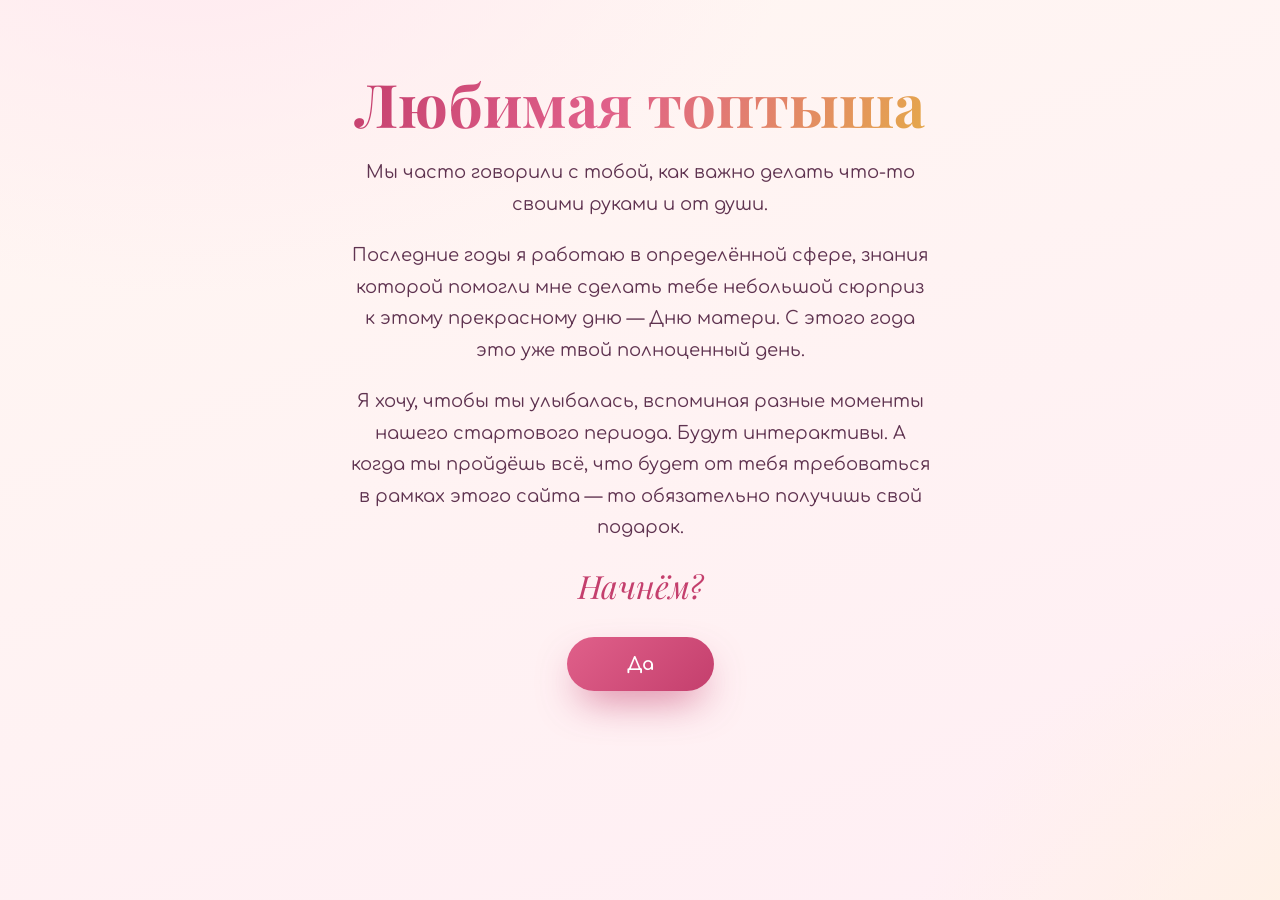
<file: index.html>
<!DOCTYPE html>
<html lang="ru">
<head>
  <meta charset="UTF-8" />
  <meta name="viewport" content="width=device-width, initial-scale=1.0" />
  <title>Любимой топтыше 💐</title>
  <meta name="description" content="Сюрприз ко Дню матери" />
  <link rel="preconnect" href="https://fonts.googleapis.com" />
  <link rel="preconnect" href="https://fonts.gstatic.com" crossorigin />
  <link
    href="https://fonts.googleapis.com/css2?family=Comfortaa:wght@400;500;600;700&family=Playfair+Display:ital,wght@0,500;0,600;0,700;1,500&display=swap"
    rel="stylesheet"
  />
  <link rel="stylesheet" href="css/tokens.css" />
  <link rel="stylesheet" href="css/landing.css" />
</head>
<body>
  <div class="falling" id="falling" aria-hidden="true"></div>

  <main class="landing">
    <div class="landing__text">
      <p class="greeting">Любимая топтыша</p>
      <p class="message">
        Мы часто говорили с тобой, как важно делать что-то своими руками и от
        души.
      </p>
      <p class="message">
        Последние годы я работаю в определённой сфере, знания которой помогли
        мне сделать тебе небольшой сюрприз к этому прекрасному дню — Дню матери.
        С этого года это уже твой полноценный день.
      </p>
      <p class="message">
        Я хочу, чтобы ты улыбалась, вспоминая разные моменты нашего стартового
        периода. Будут интерактивы. А когда ты пройдёшь всё, что будет от тебя
        требоваться в рамках этого сайта — то обязательно получишь свой подарок.
      </p>
      <p class="question">Начнём?</p>
    </div>

    <a class="btn-yes" href="question.html?q=1">Да</a>
  </main>

  <script src="js/landing.js"></script>
  <script src="js/transitions.js"></script>
</body>
</html>
</file>
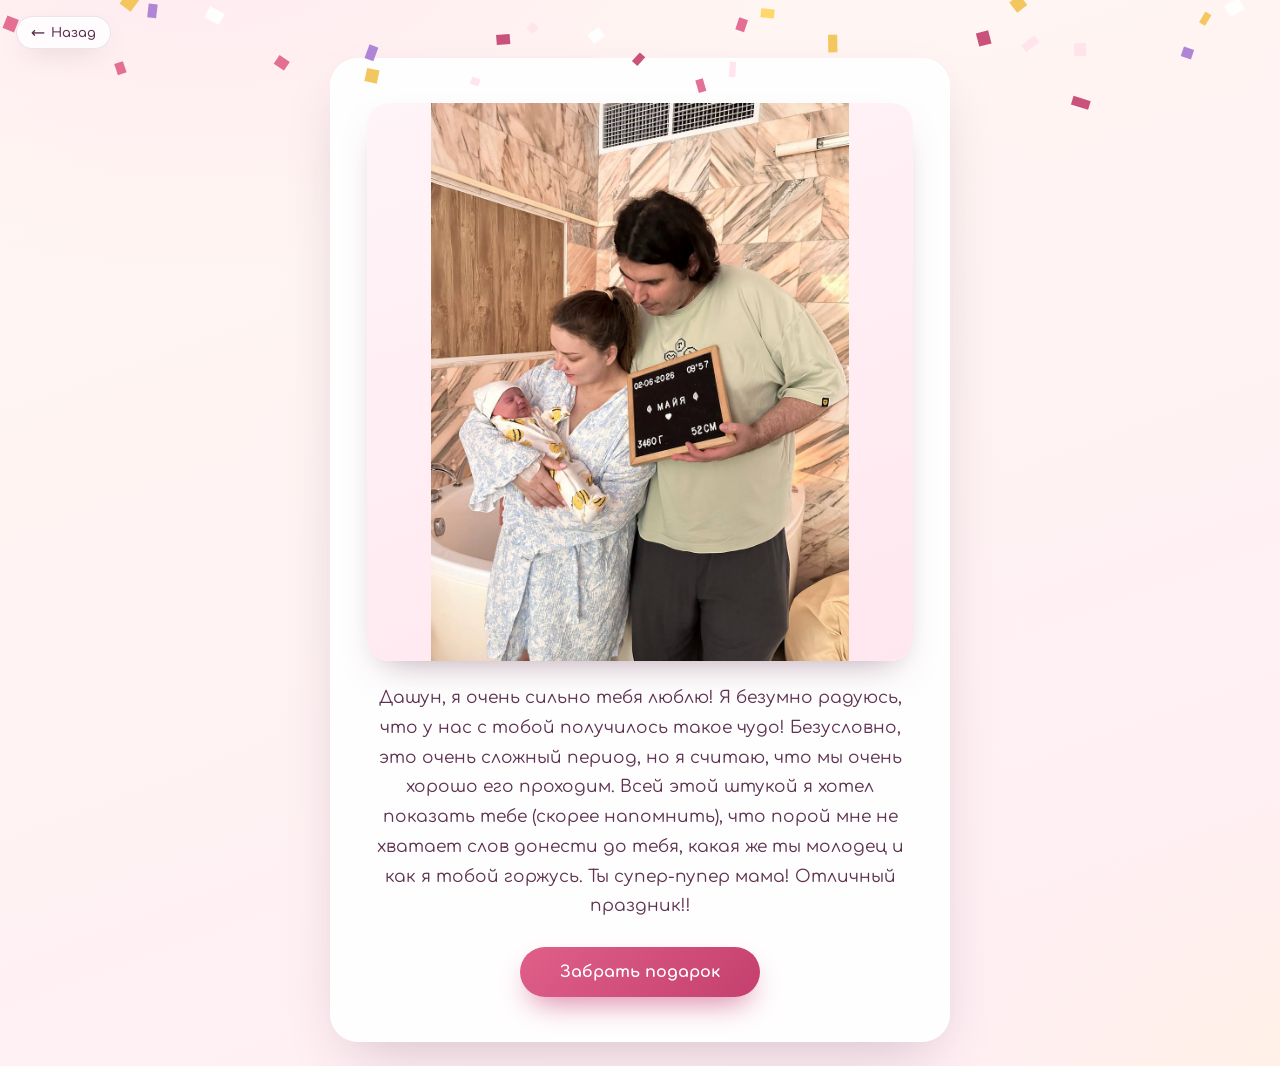
<file: final.html>
<!DOCTYPE html>
<html lang="ru">
<head>
  <meta charset="UTF-8" />
  <meta name="viewport" content="width=device-width, initial-scale=1.0" />
  <title>· День матери</title>
  <link rel="preconnect" href="https://fonts.googleapis.com" />
  <link rel="preconnect" href="https://fonts.gstatic.com" crossorigin />
  <link
    href="https://fonts.googleapis.com/css2?family=Comfortaa:wght@400;500;600;700&family=Playfair+Display:ital,wght@0,500;0,600;0,700;1,500&display=swap"
    rel="stylesheet"
  />
  <link rel="stylesheet" href="css/tokens.css" />
  <link rel="stylesheet" href="css/quiz.css" />
</head>
<body>
  <main class="stage">
    <div class="card card--reveal">
      <div class="reveal-photo">
        <img src="assets/photos/s-tablichkoy.jpg" alt="" />
      </div>
      <p class="reveal-text">
        Дашун, я очень сильно тебя люблю! Я безумно радуюсь, что у нас с тобой
        получилось такое чудо! Безусловно, это очень сложный период, но я
        считаю, что мы очень хорошо его проходим. Всей этой штукой я хотел
        показать тебе (скорее напомнить), что порой мне не хватает слов донести
        до тебя, какая же ты молодец и как я тобой горжусь. Ты супер-пупер мама!
        Отличный праздник!!
      </p>
      <a class="btn btn--primary" href="gift.html">Забрать подарок</a>
    </div>
  </main>

  <script src="js/quiz-data.js"></script>
  <script src="js/back.js"></script>
  <script src="js/celebrate.js"></script>
  <script src="js/transitions.js"></script>
</body>
</html>
</file>
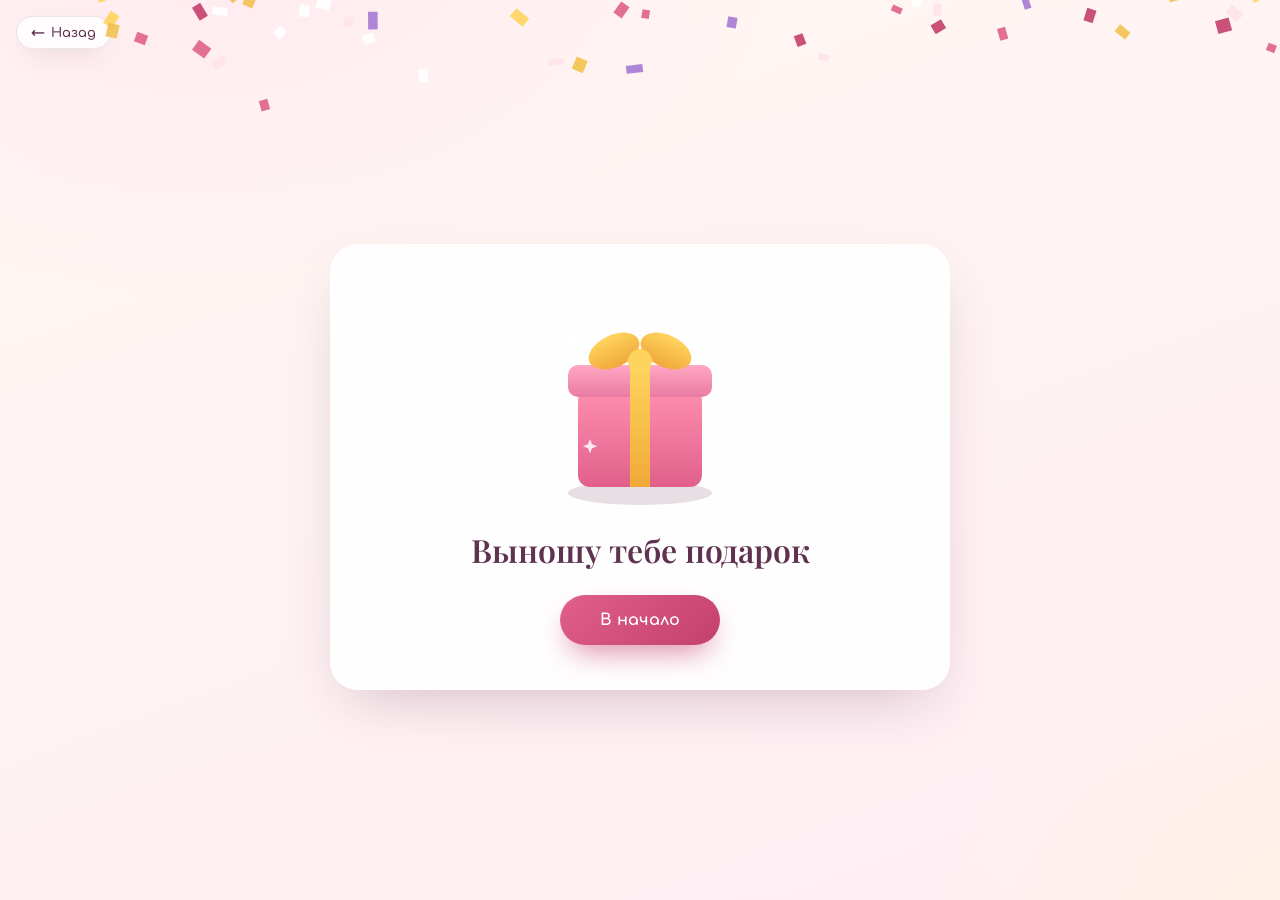
<file: gift.html>
<!DOCTYPE html>
<html lang="ru">
<head>
  <meta charset="UTF-8" />
  <meta name="viewport" content="width=device-width, initial-scale=1.0" />
  <title>Подарок · День матери</title>
  <link rel="preconnect" href="https://fonts.googleapis.com" />
  <link rel="preconnect" href="https://fonts.gstatic.com" crossorigin />
  <link
    href="https://fonts.googleapis.com/css2?family=Comfortaa:wght@400;500;600;700&family=Playfair+Display:ital,wght@0,500;0,600;0,700;1,500&display=swap"
    rel="stylesheet"
  />
  <link rel="stylesheet" href="css/tokens.css" />
  <link rel="stylesheet" href="css/quiz.css" />
</head>
<body>
  <main class="stage">
    <div class="card card--reveal">
      <div class="gift-art gift-art--glow">
        <svg viewBox="0 0 220 220" role="img" aria-label="Подарок" xmlns="http://www.w3.org/2000/svg">
          <defs>
            <linearGradient id="giftBox" x1="0" y1="0" x2="0" y2="1">
              <stop offset="0" stop-color="#ff8fb1" />
              <stop offset="1" stop-color="#e0608a" />
            </linearGradient>
            <linearGradient id="giftLid" x1="0" y1="0" x2="0" y2="1">
              <stop offset="0" stop-color="#ffa7c3" />
              <stop offset="1" stop-color="#ea7ba2" />
            </linearGradient>
            <linearGradient id="giftRibbon" x1="0" y1="0" x2="0" y2="1">
              <stop offset="0" stop-color="#ffd45e" />
              <stop offset="1" stop-color="#f0a93a" />
            </linearGradient>
          </defs>

          <ellipse cx="110" cy="204" rx="72" ry="12" fill="rgba(95,51,80,0.15)" />

          <rect x="48" y="100" width="124" height="98" rx="12" fill="url(#giftBox)" />
          <rect x="38" y="76" width="144" height="32" rx="10" fill="url(#giftLid)" />
          <rect x="100" y="76" width="20" height="122" fill="url(#giftRibbon)" />

          <ellipse cx="84" cy="62" rx="27" ry="16" fill="url(#giftRibbon)" transform="rotate(-25 84 62)" />
          <ellipse cx="136" cy="62" rx="27" ry="16" fill="url(#giftRibbon)" transform="rotate(25 136 62)" />
          <circle cx="110" cy="72" r="12" fill="#ffd45e" />

          <g fill="#fff" opacity="0.85">
            <path d="M40 40 l3 8 8 3 -8 3 -3 8 -3 -8 -8 -3 8 -3z" />
            <path d="M182 108 l2.4 6.4 6.4 2.4 -6.4 2.4 -2.4 6.4 -2.4 -6.4 -6.4 -2.4 6.4 -2.4z" />
            <path d="M60 150 l2 5.2 5.2 2 -5.2 2 -2 5.2 -2 -5.2 -5.2 -2 5.2 -2z" />
          </g>
        </svg>
      </div>

      <p class="gift-title">Выношу тебе подарок</p>
      <a class="btn btn--primary" href="index.html">В начало</a>
    </div>
  </main>

  <script src="js/quiz-data.js"></script>
  <script src="js/back.js"></script>
  <script src="js/celebrate.js"></script>
  <script src="js/transitions.js"></script>
</body>
</html>
</file>
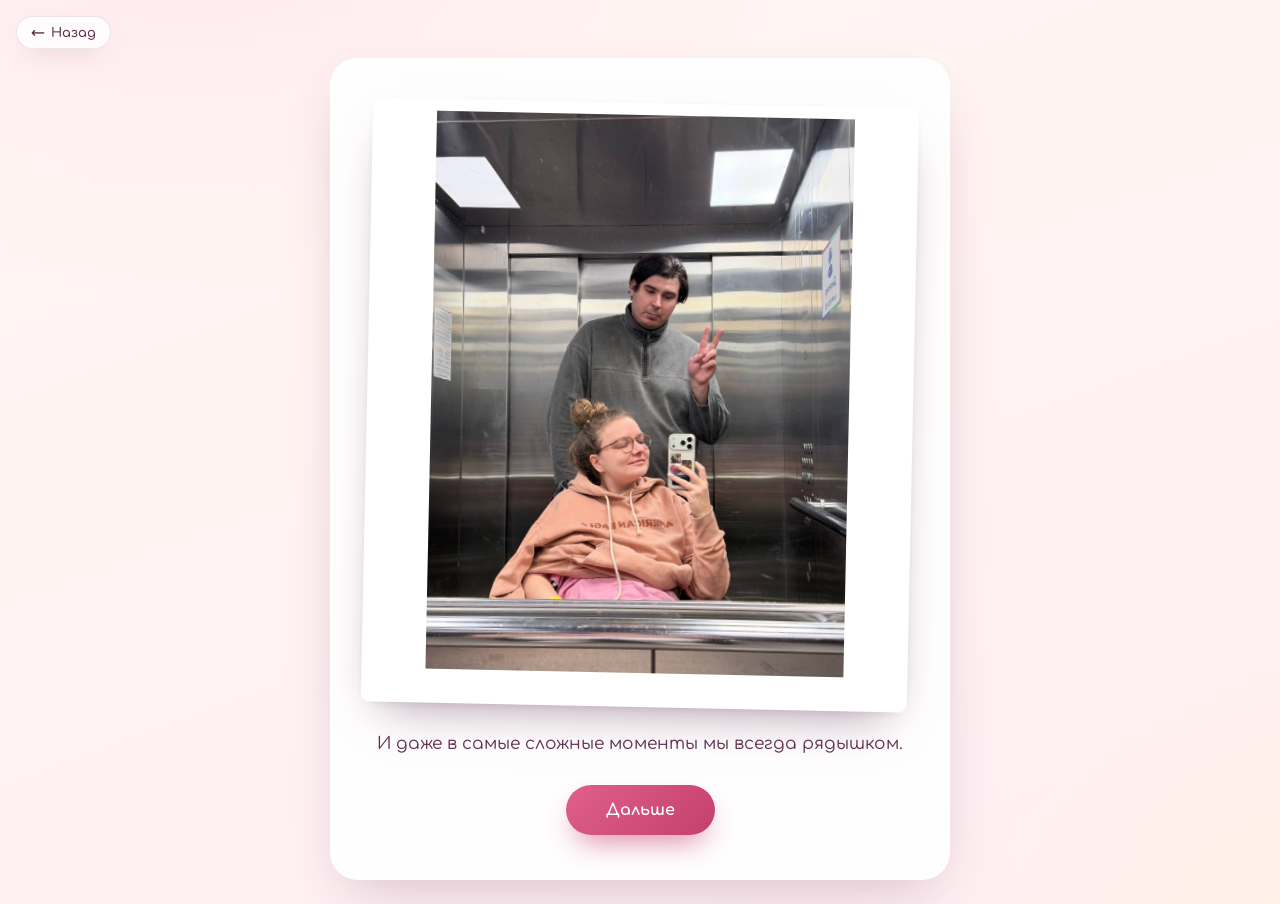
<file: reveal.html>
<!DOCTYPE html>
<html lang="ru">
<head>
  <meta charset="UTF-8" />
  <meta name="viewport" content="width=device-width, initial-scale=1.0" />
  <title>· День матери</title>
  <link rel="preconnect" href="https://fonts.googleapis.com" />
  <link rel="preconnect" href="https://fonts.gstatic.com" crossorigin />
  <link
    href="https://fonts.googleapis.com/css2?family=Comfortaa:wght@400;500;600;700&family=Playfair+Display:ital,wght@0,500;0,600;0,700;1,500&display=swap"
    rel="stylesheet"
  />
  <link rel="stylesheet" href="css/tokens.css" />
  <link rel="stylesheet" href="css/quiz.css" />
</head>
<body>
  <main class="stage">
    <div class="card card--reveal">
      <div class="reveal-photo">
        <img id="reveal-img" src="" alt="" />
        <video id="reveal-video" playsinline controls preload="metadata" hidden></video>
      </div>
      <p class="reveal-text" id="reveal-text"></p>
      <a class="btn btn--primary" id="next-btn" href="#">Дальше</a>
    </div>
  </main>

  <script src="js/quiz-data.js"></script>
  <script src="js/reveal.js"></script>
  <script src="js/back.js"></script>
  <script src="js/transitions.js"></script>
</body>
</html>
</file>
<file: css/tokens.css>
/* ============================================================
   Общая система: токены, reset, доступность.
   Подключается первым на всех страницах.
   ============================================================ */
:root {
  /* палитра */
  --blush: #ffe3ea;
  --rose: #e0608a;
  --rose-deep: #c43f6d;
  --gold: #e5a94a;
  --plum: #5f3350;
  --ink: #4a2f42;
  --ink-soft: #7c6473;
  --success: #2f9e6b;
  --white: #ffffff;

  /* радиусы */
  --radius-xs: 10px;
  --radius-sm: 14px;
  --radius-md: 18px;
  --radius-lg: 22px;
  --radius-xl: 28px;
  --radius-pill: 999px;

  /* тени */
  --shadow-sm: 0 10px 26px -14px rgba(95, 51, 80, 0.5);
  --shadow-md: 0 16px 36px -18px rgba(95, 51, 80, 0.5);
  --shadow-lg: 0 24px 60px -20px rgba(95, 51, 80, 0.28);
  --shadow-btn: 0 14px 30px -10px rgba(196, 63, 109, 0.7);
  --shadow-btn-hover: 0 20px 38px -12px rgba(196, 63, 109, 0.75);

  /* отступы */
  --space-1: 8px;
  --space-2: 12px;
  --space-3: 16px;
  --space-4: 22px;
  --space-5: 28px;

  /* движение */
  --dur-fast: 0.15s;
  --dur-med: 0.3s;
  --dur-slow: 0.5s;
  --ease-standard: cubic-bezier(0.4, 0, 0.2, 1);

  /* фокус */
  --focus-ring: rgba(196, 63, 109, 0.7);
  --focus-offset: 3px;
}

* {
  box-sizing: border-box;
  margin: 0;
  padding: 0;
}

[hidden] {
  display: none !important;
}

a:focus-visible,
button:focus-visible,
input:focus-visible,
[tabindex]:focus-visible {
  outline: 3px solid var(--focus-ring);
  outline-offset: var(--focus-offset);
}
</file>
<file: css/landing.css>
body {
  font-family: "Comfortaa", system-ui, sans-serif;
  color: var(--ink);
  background:
    radial-gradient(1100px 700px at 15% -10%, #ffe9f0 0%, transparent 55%),
    radial-gradient(1000px 800px at 110% 110%, #fff2df 0%, transparent 50%),
    linear-gradient(160deg, #fff7f2 0%, #ffeef4 100%);
  overflow-x: hidden;
  -webkit-font-smoothing: antialiased;
}

/* ---------- падающие эмодзи ---------- */
.falling {
  position: fixed;
  inset: 0;
  overflow: hidden;
  pointer-events: none;
  z-index: 0;
}

.falling span {
  position: absolute;
  top: -12vh;
  line-height: 1;
  animation: fall linear infinite;
  will-change: transform;
}

@keyframes fall {
  from {
    transform: translateY(-12vh) rotate(0deg);
  }
  to {
    transform: translateY(120vh) rotate(360deg);
  }
}

/* ---------- контент ---------- */
.landing {
  position: relative;
  z-index: 1;
  min-height: 100vh;
  min-height: 100dvh;
  display: flex;
  flex-direction: column;
  align-items: center;
  justify-content: flex-start;
  text-align: center;
  padding: 8vh 22px 56px;
}

.landing__text {
  max-width: 760px;
}

.greeting {
  font-family: "Playfair Display", serif;
  font-size: clamp(34px, 7vw, 60px);
  font-weight: 700;
  line-height: 1.05;
  margin-bottom: 22px;
  background: linear-gradient(
    120deg,
    var(--rose-deep) 0%,
    var(--rose) 45%,
    var(--gold) 100%
  );
  -webkit-background-clip: text;
  background-clip: text;
  -webkit-text-fill-color: transparent;
}

.message {
  max-width: 58ch;
  margin: 0 auto 20px;
  font-size: clamp(15px, 2.1vw, 18px);
  line-height: 1.75;
  color: var(--plum);
}

.question {
  font-family: "Playfair Display", serif;
  font-style: italic;
  font-size: clamp(22px, 4vw, 32px);
  color: var(--rose-deep);
  margin-top: 10px;
  margin-bottom: 30px;
}

/* ---------- кнопка «Да» ---------- */
.btn-yes {
  display: inline-block;
  font-family: inherit;
  font-size: 18px;
  font-weight: 700;
  text-decoration: none;
  color: #fff;
  padding: 17px 60px;
  border-radius: var(--radius-pill);
  background: linear-gradient(135deg, var(--rose) 0%, var(--rose-deep) 100%);
  box-shadow: 0 18px 40px -12px rgba(196, 63, 109, 0.75);
  transition: transform var(--dur-fast) var(--ease-standard),
    box-shadow 0.22s var(--ease-standard);
}

.btn-yes:hover {
  transform: translateY(-3px);
  box-shadow: 0 26px 50px -14px rgba(196, 63, 109, 0.85);
}

.btn-yes:active {
  transform: scale(0.98);
}

@media (max-width: 480px) {
  .landing {
    padding: 6vh 16px 44px;
  }

  .btn-yes {
    width: 100%;
    padding: 16px 0;
  }
}

@media (prefers-reduced-motion: reduce) {
  .falling span {
    animation: none;
  }
}
</file>
<file: css/quiz.css>
body {
  font-family: "Comfortaa", system-ui, sans-serif;
  color: var(--ink);
  background:
    radial-gradient(1100px 700px at 15% -10%, #ffe9f0 0%, transparent 55%),
    radial-gradient(1000px 800px at 110% 110%, #fff2df 0%, transparent 50%),
    linear-gradient(160deg, #fff7f2 0%, #ffeef4 100%);
  min-height: 100vh;
  display: flex;
  align-items: center;
  justify-content: center;
  padding: 24px;
  -webkit-font-smoothing: antialiased;
}

.stage {
  width: 100%;
  max-width: 620px;
  position: relative;
  z-index: 1;
}

/* ---------- тема «звёздное небо» ---------- */
.stars-canvas {
  position: fixed;
  inset: 0;
  z-index: 0;
  pointer-events: none;
}

body.theme-stars {
  background:
    radial-gradient(circle at 50% 120%, #2b2352 0%, #141033 45%, #05030f 100%);
  --focus-ring: rgba(185, 168, 255, 0.9);
}

/* ---------- атмосферная глубина по главам ---------- */
body.chapter-1 {
  background:
    radial-gradient(1100px 700px at 15% -10%, #ffe9f0 0%, transparent 55%),
    radial-gradient(1000px 800px at 110% 110%, #fff2df 0%, transparent 50%),
    linear-gradient(160deg, #fff7f2 0%, #ffeef4 100%);
}

body.chapter-2 {
  background:
    radial-gradient(1100px 700px at 15% -10%, #fff0e2 0%, transparent 55%),
    radial-gradient(1000px 800px at 110% 110%, #ffe6d8 0%, transparent 50%),
    linear-gradient(160deg, #fff6ee 0%, #ffe9df 100%);
}

body.chapter-3 {
  background:
    radial-gradient(1100px 700px at 15% -10%, #f3ecff 0%, transparent 55%),
    radial-gradient(1000px 800px at 110% 110%, #ffe3ef 0%, transparent 50%),
    linear-gradient(160deg, #faf4ff 0%, #ffeaf3 100%);
}

body.chapter-4 {
  background:
    radial-gradient(1100px 700px at 15% -10%, #ffe0ea 0%, transparent 55%),
    radial-gradient(1000px 800px at 110% 110%, #ffe9c9 0%, transparent 50%),
    linear-gradient(160deg, #fff2ea 0%, #ffe4ec 100%);
}

body.theme-stars.chapter-1,
body.theme-stars.chapter-2,
body.theme-stars.chapter-3,
body.theme-stars.chapter-4 {
  background:
    radial-gradient(circle at 50% 120%, #2b2352 0%, #141033 45%, #05030f 100%);
}

body.theme-stars .card {
  background: rgba(32, 27, 58, 0.72);
  border-color: rgba(160, 150, 220, 0.28);
  box-shadow: 0 28px 70px -24px rgba(0, 0, 0, 0.7);
}

body.theme-stars .story {
  color: #f1ecff;
}

body.theme-stars .progress__bar {
  background: rgba(255, 255, 255, 0.14);
}

body.theme-stars .progress__label {
  color: #cfc6f0;
}

body.theme-stars .option {
  background: rgba(62, 55, 104, 0.5);
  border-color: rgba(154, 142, 224, 0.3);
  color: #ece7ff;
}

body.theme-stars .option:hover {
  border-color: #b9a8ff;
  background: rgba(78, 69, 128, 0.62);
}

body.theme-stars .option__mark {
  background: rgba(154, 142, 224, 0.28);
  color: #fff;
}

body.theme-stars .modal__box {
  background: #241f42;
}

body.theme-stars .modal__text {
  color: #ece7ff;
}

.card {
  background: rgba(255, 255, 255, 0.9);
  backdrop-filter: blur(14px);
  border: 1px solid rgba(255, 255, 255, 0.9);
  border-radius: var(--radius-xl);
  box-shadow: var(--shadow-lg);
  padding: 44px 36px;
  animation: rise var(--dur-slow) var(--ease-standard) both;
}

@keyframes rise {
  from {
    opacity: 0;
    transform: translateY(18px);
  }
  to {
    opacity: 1;
    transform: translateY(0);
  }
}

/* единый паттерн победы: короткий пульс карточки перед переходом */
.card--success {
  animation: successPulse 0.7s var(--ease-standard) both;
}

@keyframes successPulse {
  0% {
    box-shadow: var(--shadow-lg);
    transform: scale(1);
  }
  35% {
    box-shadow:
      0 0 0 6px rgba(224, 96, 138, 0.22),
      0 0 55px -8px rgba(224, 96, 138, 0.8),
      var(--shadow-lg);
    transform: scale(1.012);
  }
  100% {
    box-shadow: var(--shadow-lg);
    transform: scale(1);
  }
}

/* ---------- прогресс ---------- */
.progress {
  display: flex;
  align-items: center;
  gap: 14px;
  margin-bottom: 28px;
}

.progress__bar {
  flex: 1;
  height: 10px;
  border-radius: 999px;
  background: var(--blush);
  overflow: hidden;
}

.progress__fill {
  height: 100%;
  width: 0;
  border-radius: 999px;
  background: linear-gradient(90deg, var(--rose), #e5a94a);
  transition: width 0.45s ease;
}

.progress__label {
  font-size: 13px;
  font-weight: 600;
  color: var(--ink-soft);
  white-space: nowrap;
}

/* ---------- вопрос ---------- */
.question-photo {
  margin: 0 auto 24px;
  padding: 12px 12px 34px;
  background: #fff;
  border-radius: 8px;
  box-shadow:
    0 22px 46px -22px rgba(95, 51, 80, 0.55),
    0 3px 12px -8px rgba(95, 51, 80, 0.3);
  transform: rotate(-1.4deg);
  animation: photoFade 0.5s var(--ease-standard) both;
}

.question-photo img {
  display: block;
  width: 100%;
  height: auto;
  max-height: 46vh;
  object-fit: contain;
  border-radius: 3px;
  animation: photoReveal 0.7s var(--ease-standard) both;
}

.story {
  font-family: "Playfair Display", serif;
  font-size: clamp(21px, 4.5vw, 29px);
  line-height: 1.4;
  color: var(--plum);
  margin-bottom: 26px;
}

.story--long {
  font-size: clamp(18px, 3.6vw, 24px);
  line-height: 1.5;
}

.options {
  display: grid;
  gap: 12px;
}

.option {
  font-family: inherit;
  font-size: 16px;
  font-weight: 500;
  text-align: left;
  color: var(--ink);
  background: var(--white);
  border: 2px solid var(--blush);
  border-radius: 18px;
  padding: 16px 20px;
  cursor: pointer;
  display: flex;
  align-items: center;
  gap: 12px;
  transition: border-color 0.2s ease, transform 0.15s ease;
}

.option:hover {
  border-color: var(--rose);
  transform: translateY(-1px);
}

.option--correct,
.option--correct:hover {
  border-color: var(--success);
  background: #eafaf1;
  transform: none;
}

.option--correct .option__mark {
  background: var(--success);
  color: #fff;
}

.option__mark {
  flex: 0 0 26px;
  height: 26px;
  border-radius: 50%;
  background: var(--blush);
  color: var(--rose-deep);
  display: grid;
  place-items: center;
  font-size: 13px;
  font-weight: 700;
}

/* ---------- слайдер ---------- */
.slider-block {
  margin-top: 6px;
}

.slider-value {
  font-family: "Playfair Display", serif;
  font-size: clamp(44px, 13vw, 56px);
  font-weight: 700;
  line-height: 1;
  color: var(--rose-deep);
  margin-bottom: 18px;
  transition: color var(--dur-med) var(--ease-standard);
}

.slider-value--done {
  color: var(--success);
}

.slider {
  -webkit-appearance: none;
  appearance: none;
  width: 100%;
  height: 30px;
  margin: 0;
  background: transparent;
  outline: none;
  cursor: pointer;
}

.slider::-webkit-slider-runnable-track {
  height: 14px;
  border-radius: 999px;
  background: linear-gradient(90deg, #ffe3ea 0%, #e0608a 100%);
}

.slider::-webkit-slider-thumb {
  -webkit-appearance: none;
  appearance: none;
  width: 30px;
  height: 30px;
  margin-top: -8px;
  border-radius: 50%;
  background: #fff;
  border: 4px solid var(--rose-deep);
  box-shadow: 0 6px 16px -4px rgba(196, 63, 109, 0.8);
  cursor: grab;
  transition: transform 0.15s ease;
}

.slider::-webkit-slider-thumb:active {
  cursor: grabbing;
  transform: scale(1.12);
}

.slider::-moz-range-track {
  height: 14px;
  border-radius: 999px;
  background: linear-gradient(90deg, #ffe3ea 0%, #e0608a 100%);
}

.slider::-moz-range-thumb {
  width: 30px;
  height: 30px;
  border-radius: 50%;
  background: #fff;
  border: 4px solid var(--rose-deep);
  box-shadow: 0 6px 16px -4px rgba(196, 63, 109, 0.8);
  cursor: grab;
}

.slider:disabled {
  cursor: default;
}

.slider-ends {
  display: flex;
  justify-content: space-between;
  margin-top: 12px;
  font-size: 13px;
  font-weight: 600;
  color: var(--ink-soft);
}

/* ---------- убегающая кнопка ---------- */
.escape {
  display: flex;
  gap: 14px;
  justify-content: center;
  align-items: center;
  flex-wrap: wrap;
  position: relative;
  min-height: 130px;
}

.escape__stay {
  position: relative;
  z-index: 2;
}

.escape__run {
  position: relative;
  z-index: 1;
  color: #fff;
  background: linear-gradient(135deg, var(--rose) 0%, var(--rose-deep) 100%);
  box-shadow: 0 14px 30px -10px rgba(196, 63, 109, 0.7);
  transition: transform 0.22s ease;
}

.escape__run:hover {
  box-shadow: 0 20px 38px -12px rgba(196, 63, 109, 0.75);
}

/* ---------- забрось мяч в кольцо ---------- */
.game {
  position: relative;
  width: 100%;
  height: clamp(280px, 58vh, 380px);
  margin-top: 6px;
  border-radius: 22px;
  border: 1px solid rgba(224, 96, 138, 0.18);
  background:
    radial-gradient(circle at 82% 16%, #fff6e9 0%, transparent 60%),
    linear-gradient(160deg, #fff1f5 0%, #ffe7ef 100%);
  overflow: hidden;
  touch-action: none;
  user-select: none;
  -webkit-user-select: none;
}

.hoop {
  position: absolute;
  top: 44px;
  right: 48px;
  width: 104px;
  height: 104px;
}

.hoop__board {
  position: absolute;
  top: -20px;
  left: 50%;
  transform: translateX(-50%);
  width: 88px;
  height: 64px;
  border-radius: 10px;
  background: rgba(255, 255, 255, 0.9);
  border: 3px solid rgba(224, 96, 138, 0.35);
  box-shadow: 0 10px 24px -12px rgba(95, 51, 80, 0.4);
}

.hoop__ring {
  position: relative;
  width: 104px;
  height: 104px;
  border-radius: 50%;
  border: 11px solid #ef7d3f;
  background: transparent;
  box-shadow:
    0 0 0 4px rgba(239, 125, 63, 0.2),
    0 16px 30px -14px rgba(196, 63, 109, 0.5),
    inset 0 0 22px rgba(239, 125, 63, 0.35);
  transition: border-color 0.2s ease, box-shadow 0.2s ease;
}

.hoop--hot .hoop__ring {
  border-color: var(--rose-deep);
  box-shadow:
    0 0 0 9px rgba(224, 96, 138, 0.28),
    0 16px 30px -14px rgba(196, 63, 109, 0.6);
}

.ball {
  position: absolute;
  left: 22px;
  bottom: 22px;
  width: 62px;
  height: 62px;
  border-radius: 50%;
  cursor: grab;
  z-index: 3;
  background: radial-gradient(circle at 32% 28%, #ffb066 0%, #f0873a 45%, #d9651f 100%);
  box-shadow:
    inset -6px -8px 16px rgba(150, 60, 10, 0.45),
    inset 6px 8px 16px rgba(255, 200, 140, 0.5),
    0 16px 26px -12px rgba(120, 55, 15, 0.6);
  animation: ballBob 2.6s ease-in-out infinite;
}

.ball::before,
.ball::after {
  content: "";
  position: absolute;
  inset: 0;
  border-radius: 50%;
}

.ball::before {
  border-top: 3px solid rgba(90, 40, 10, 0.5);
  border-bottom: 3px solid rgba(90, 40, 10, 0.5);
}

.ball::after {
  border-left: 3px solid rgba(90, 40, 10, 0.5);
  border-right: 3px solid rgba(90, 40, 10, 0.5);
}

.ball--dragging {
  cursor: grabbing;
  z-index: 5;
  animation: none;
}

.ball--in {
  animation: ballPop 0.4s ease both;
}

@keyframes ballBob {
  0%,
  100% {
    transform: translateY(0);
  }
  50% {
    transform: translateY(-8px);
  }
}

@keyframes ballPop {
  0% {
    transform: scale(1);
  }
  40% {
    transform: scale(0.72);
  }
  100% {
    transform: scale(0.92);
  }
}

/* ---------- сейф ---------- */
.safe {
  margin-top: 6px;
}

.safe__hints {
  list-style: none;
  counter-reset: safe-q;
  display: grid;
  gap: 8px;
  margin-bottom: 22px;
}

.safe__hint {
  counter-increment: safe-q;
  font-size: 15px;
  font-weight: 500;
  color: var(--plum);
  background: #fff;
  border: 2px solid var(--blush);
  border-radius: 14px;
  padding: 11px 16px;
}

.safe__hint::before {
  content: counter(safe-q) ". ";
  color: var(--rose-deep);
  font-weight: 700;
}

.safe__device {
  position: relative;
  width: 100%;
  max-width: 340px;
  height: clamp(360px, 68vh, 430px);
  margin: 0 auto;
  border-radius: 22px;
  background: linear-gradient(160deg, #8f8f98 0%, #6f6f78 45%, #55555e 100%);
  box-shadow:
    inset 0 2px 6px rgba(255, 255, 255, 0.35),
    inset 0 -10px 22px rgba(0, 0, 0, 0.45),
    0 28px 55px -22px rgba(95, 51, 80, 0.55);
  perspective: 1300px;
}

.safe__door {
  position: absolute;
  inset: 0;
  z-index: 2;
  padding: 24px 22px;
  display: flex;
  flex-direction: column;
  gap: 16px;
  border-radius: 22px;
  background: linear-gradient(160deg, #9d9da6 0%, #77777f 50%, #5c5c65 100%);
  box-shadow:
    inset 0 2px 5px rgba(255, 255, 255, 0.45),
    inset 0 -8px 18px rgba(0, 0, 0, 0.4),
    0 18px 36px -16px rgba(0, 0, 0, 0.55);
  transform-origin: left center;
  transform-style: preserve-3d;
  backface-visibility: hidden;
  transition: transform 0.9s cubic-bezier(0.55, 0, 0.25, 1);
}

.safe--open .safe__door {
  transform: rotateY(-118deg);
}

.safe__inner {
  position: absolute;
  inset: 0;
  z-index: 1;
  display: grid;
  place-items: center;
  border-radius: 22px;
  background: radial-gradient(circle at 50% 38%, #3b3b44 0%, #23232a 72%);
  box-shadow: inset 0 0 44px rgba(0, 0, 0, 0.85);
  overflow: hidden;
}

.safe__surprise {
  animation: rise 0.45s ease both;
}

.safe__display {
  font-family: "Courier New", monospace;
  font-size: 36px;
  font-weight: 700;
  letter-spacing: 12px;
  text-align: center;
  text-indent: 12px;
  color: #7dffb0;
  background: #14181a;
  border-radius: 12px;
  padding: 14px 8px;
  text-shadow: 0 0 12px rgba(125, 255, 176, 0.6);
  box-shadow:
    inset 0 0 18px rgba(125, 255, 176, 0.22),
    0 4px 12px rgba(0, 0, 0, 0.5);
}

.safe__keys {
  flex: 1;
  display: grid;
  grid-template-columns: repeat(3, 1fr);
  gap: 10px;
}

.safe__key {
  font-family: inherit;
  font-size: 22px;
  font-weight: 700;
  color: #f2f2f5;
  background: linear-gradient(160deg, #6c6c75, #4c4c54);
  border: none;
  border-radius: 12px;
  cursor: pointer;
  box-shadow:
    inset 0 1px 2px rgba(255, 255, 255, 0.3),
    0 4px 8px rgba(0, 0, 0, 0.4);
  transition: transform 0.08s ease, background 0.15s ease;
}

.safe__key:hover {
  background: linear-gradient(160deg, #7d7d87, #5b5b63);
}

.safe__key:active {
  transform: scale(0.93);
}

.safe__key--empty {
  visibility: hidden;
}

.safe--shake .safe__device {
  animation: safeShake 0.45s ease;
}

@keyframes safeShake {
  0%,
  100% {
    transform: translateX(0);
  }
  20% {
    transform: translateX(-9px);
  }
  40% {
    transform: translateX(8px);
  }
  60% {
    transform: translateX(-6px);
  }
  80% {
    transform: translateX(4px);
  }
}

/* ---------- колесо «Поле чудес» ---------- */
.wheel {
  margin-top: 6px;
}

.wheel__stage {
  position: relative;
  width: min(80vw, 340px);
  aspect-ratio: 1 / 1;
  margin: 14px auto 4px;
  cursor: pointer;
  user-select: none;
  -webkit-user-select: none;
}

.wheel__canvas {
  display: block;
  width: 100%;
  height: 100%;
  border-radius: 50%;
  filter: drop-shadow(0 22px 40px rgba(95, 51, 80, 0.35));
}

.wheel__pointer {
  position: absolute;
  top: -14px;
  left: 50%;
  transform: translateX(-50%);
  width: 0;
  height: 0;
  border-left: 15px solid transparent;
  border-right: 15px solid transparent;
  border-top: 28px solid var(--rose-deep);
  z-index: 3;
  filter: drop-shadow(0 4px 6px rgba(95, 51, 80, 0.4));
}

.wheel__hub {
  position: absolute;
  top: 50%;
  left: 50%;
  transform: translate(-50%, -50%);
  width: 86px;
  height: 86px;
  border-radius: 50%;
  background: #fff;
  border: 5px solid #f2c14e;
  color: var(--rose-deep);
  font-weight: 700;
  font-size: 15px;
  display: grid;
  place-items: center;
  text-align: center;
  z-index: 4;
  box-shadow: 0 10px 22px -10px rgba(95, 51, 80, 0.6);
}

.wheel--spinning .wheel__hub {
  color: var(--ink-soft);
}

/* ---------- запотевшее стекло ---------- */
.wipe {
  margin-top: 6px;
}

.wipe__stage {
  width: 100%;
  max-width: 360px;
  margin: 0 auto;
}

.wipe__window {
  position: relative;
  width: 100%;
  aspect-ratio: 5 / 4;
  border-radius: 20px;
  overflow: hidden;
  background: linear-gradient(160deg, #cfe8ff 0%, #eaf4ff 45%, #dff0e6 100%);
  box-shadow:
    inset 0 0 0 8px rgba(255, 255, 255, 0.65),
    0 20px 44px -20px rgba(95, 51, 80, 0.5);
}

.wipe__content {
  position: absolute;
  inset: 0;
  z-index: 1;
  display: flex;
  flex-direction: column;
  align-items: center;
  justify-content: center;
  gap: 18px;
  padding: 24px;
  text-align: center;
  animation: rise 0.5s ease both;
}

.wipe__msg {
  font-family: "Playfair Display", serif;
  font-size: clamp(19px, 4.5vw, 25px);
  line-height: 1.35;
  color: var(--plum);
}

.wipe__canvas {
  position: absolute;
  inset: 0;
  z-index: 2;
  width: 100%;
  height: 100%;
  cursor: grab;
  touch-action: none;
}

.wipe__canvas:active {
  cursor: grabbing;
}

.wipe__canvas--done {
  pointer-events: none;
  animation: wipeFade 0.5s ease both;
}

@keyframes wipeFade {
  to {
    opacity: 0;
  }
}

.wipe__bar {
  height: 10px;
  border-radius: 999px;
  background: var(--blush);
  overflow: hidden;
  margin-top: 16px;
}

.wipe__fill {
  height: 100%;
  width: 0;
  border-radius: 999px;
  background: linear-gradient(90deg, var(--rose), #e5a94a);
  transition: width 0.15s linear;
}

/* ---------- собери бутерброд ---------- */
.burger {
  margin-top: 6px;
}

.burger__plate {
  position: relative;
  height: clamp(250px, 50vh, 320px);
  border-radius: var(--radius-lg);
  border: 1px dashed rgba(224, 96, 138, 0.28);
  background:
    radial-gradient(circle at 50% 118%, #fff0e0 0%, transparent 62%),
    linear-gradient(180deg, #ffffff 0%, #fff6ec 100%);
  box-shadow: inset 0 2px 10px rgba(95, 51, 80, 0.06);
  display: flex;
  align-items: flex-end;
  justify-content: center;
  padding-bottom: 16px;
  overflow: hidden;
}

.burger__stack {
  display: flex;
  flex-direction: column-reverse;
  align-items: center;
}

.layer {
  flex: 0 0 auto;
  width: 210px;
  margin-top: -1px;
  box-shadow:
    0 5px 10px -6px rgba(95, 51, 80, 0.45),
    inset 0 2px 3px rgba(255, 255, 255, 0.4);
  animation: dropIn var(--dur-med) var(--ease-standard) both;
}

.layer--bun-bottom {
  height: 34px;
  border-radius: 8px 8px 20px 20px;
  background: linear-gradient(180deg, #e2ac70 0%, #c9873f 100%);
}

.layer--cutlet {
  width: 224px;
  height: 26px;
  border-radius: 12px;
  background: linear-gradient(180deg, #7a4a26 0%, #573319 100%);
}

.layer--lettuce {
  width: 234px;
  height: 20px;
  border-radius: 10px;
  background: linear-gradient(180deg, #8fd35a 0%, #5fae34 100%);
}

.layer--cheese {
  width: 216px;
  height: 18px;
  border-radius: 6px;
  background: linear-gradient(180deg, #ffd95e 0%, #f2b91e 100%);
}

.layer--top {
  height: 50px;
  border-radius: 70px 70px 12px 12px;
  background: linear-gradient(180deg, #e7b375 0%, #cf9440 100%);
}

@keyframes dropIn {
  from {
    opacity: 0;
    transform: translateY(-20px) scale(0.95);
  }
  to {
    opacity: 1;
    transform: none;
  }
}

.burger__plate.is-wrong {
  animation: burgerShake 0.4s ease;
}

@keyframes burgerShake {
  0%,
  100% {
    transform: translateX(0);
  }
  20% {
    transform: translateX(-8px);
  }
  40% {
    transform: translateX(7px);
  }
  60% {
    transform: translateX(-5px);
  }
  80% {
    transform: translateX(3px);
  }
}

.burger__items {
  display: flex;
  flex-wrap: wrap;
  gap: 10px;
  justify-content: center;
  margin-top: 20px;
}

.ing {
  font-family: inherit;
  font-size: 14px;
  font-weight: 600;
  color: var(--ink);
  background: #fff;
  border: 2px solid var(--blush);
  border-radius: 14px;
  padding: 10px 14px;
  cursor: pointer;
  display: flex;
  align-items: center;
  gap: 8px;
  transition: transform 0.12s ease, border-color 0.2s ease, opacity 0.2s ease;
}

.ing:hover {
  border-color: var(--rose);
  transform: translateY(-1px);
}

.ing:active {
  transform: scale(0.96);
}

.ing__emoji {
  font-size: 18px;
}

.ing--used {
  opacity: 0.35;
  pointer-events: none;
}

.ing--wrong {
  animation: ingShake 0.35s ease;
  border-color: var(--rose-deep);
}

@keyframes ingShake {
  0%,
  100% {
    transform: translateX(0);
  }
  30% {
    transform: translateX(-5px);
  }
  60% {
    transform: translateX(5px);
  }
}

/* ---------- кнопки ---------- */
.btn {
  font-family: inherit;
  font-size: 16px;
  font-weight: 700;
  border: none;
  border-radius: var(--radius-pill);
  padding: 16px 40px;
  cursor: pointer;
  text-decoration: none;
  display: inline-block;
  transition: transform var(--dur-fast) var(--ease-standard),
    box-shadow 0.2s var(--ease-standard);
}

.btn--primary {
  color: #fff;
  background: linear-gradient(135deg, var(--rose) 0%, var(--rose-deep) 100%);
  box-shadow: var(--shadow-btn);
}

.btn--primary:hover {
  transform: translateY(-2px);
  box-shadow: var(--shadow-btn-hover);
}

.btn--primary:active {
  transform: scale(0.98);
}

/* ---------- кнопка «Назад» ---------- */
body.has-back {
  padding-top: 58px;
}

.back-link {
  position: fixed;
  top: 16px;
  left: 16px;
  z-index: 40;
  display: inline-flex;
  align-items: center;
  gap: 6px;
  padding: 8px 14px;
  border-radius: var(--radius-pill);
  font-family: inherit;
  font-size: 13px;
  font-weight: 600;
  color: var(--plum);
  text-decoration: none;
  background: rgba(255, 255, 255, 0.82);
  border: 1px solid rgba(95, 51, 80, 0.12);
  backdrop-filter: blur(10px);
  box-shadow: var(--shadow-sm);
  transition: transform var(--dur-fast) var(--ease-standard),
    box-shadow 0.2s var(--ease-standard);
}

.back-link:hover {
  transform: translateY(-1px);
  box-shadow: 0 14px 30px -14px rgba(95, 51, 80, 0.6);
}

.back-link:active {
  transform: scale(0.97);
}

.back-link__arrow {
  font-size: 15px;
  line-height: 1;
}

body.theme-stars .back-link {
  color: #ece7ff;
  background: rgba(40, 34, 74, 0.78);
  border-color: rgba(154, 142, 224, 0.32);
  box-shadow: 0 10px 26px -14px rgba(0, 0, 0, 0.7);
}

/* ---------- модальное окно ---------- */
.modal {
  position: fixed;
  inset: 0;
  z-index: 50;
  display: grid;
  place-items: center;
  padding: 24px;
  background: rgba(95, 51, 80, 0.45);
  backdrop-filter: blur(4px);
  animation: fade 0.2s ease both;
}

.modal[hidden] {
  display: none;
}

@keyframes fade {
  from {
    opacity: 0;
  }
  to {
    opacity: 1;
  }
}

.modal__box {
  background: #fff;
  border-radius: 24px;
  padding: 34px 30px;
  max-width: 420px;
  text-align: center;
  box-shadow: 0 30px 70px -20px rgba(95, 51, 80, 0.5);
  animation: rise 0.3s ease both;
}

.modal__emoji {
  font-size: 40px;
  margin-bottom: 12px;
}

.modal__text {
  font-size: 17px;
  line-height: 1.55;
  color: var(--plum);
  margin-bottom: 24px;
}

/* ---------- страница «фото + текст» ---------- */
.card--reveal {
  text-align: center;
}

.gift-art {
  max-width: 220px;
  margin: 0 auto 22px;
  animation: giftPop 0.6s ease both;
}

.gift-art svg {
  display: block;
  width: 100%;
  height: auto;
}

@keyframes giftPop {
  0% {
    opacity: 0;
    transform: scale(0.85) translateY(10px);
  }
  60% {
    transform: scale(1.04);
  }
  100% {
    opacity: 1;
    transform: scale(1) translateY(0);
  }
}

.reveal-photo {
  border-radius: var(--radius-lg);
  overflow: hidden;
  margin-bottom: 22px;
  box-shadow: var(--shadow-md);
  background: linear-gradient(160deg, #fff4f8 0%, #ffe7ef 100%);
}

.reveal-photo img,
.reveal-photo video {
  display: block;
  width: 100%;
  height: auto;
  max-height: 62vh;
  object-fit: contain;
}

.reveal-photo video {
  background: #000;
}

/* полароид-рамка для личных фото на экране раскрытия */
.reveal-photo.polaroid {
  padding: 12px 12px 34px;
  background: #fff;
  border-radius: 8px;
  overflow: visible;
  box-shadow:
    0 22px 46px -22px rgba(95, 51, 80, 0.55),
    0 3px 12px -8px rgba(95, 51, 80, 0.3);
  transform: rotate(1.2deg);
  animation: photoFade 0.5s var(--ease-standard) both;
}

.reveal-photo.polaroid img {
  border-radius: 3px;
  animation: photoReveal 0.7s var(--ease-standard) both;
}

@keyframes photoFade {
  from {
    opacity: 0;
  }
  to {
    opacity: 1;
  }
}

@keyframes photoReveal {
  from {
    opacity: 0;
    transform: scale(1.06);
  }
  to {
    opacity: 1;
    transform: scale(1);
  }
}

.reveal-text {
  font-size: 17px;
  line-height: 1.75;
  color: var(--plum);
  margin-bottom: 26px;
  max-width: 54ch;
  margin-left: auto;
  margin-right: auto;
}

.gift-title {
  font-family: "Playfair Display", serif;
  font-size: clamp(26px, 7vw, 32px);
  font-weight: 600;
  line-height: 1.2;
  color: var(--plum);
  margin-bottom: 26px;
}

/* ---------- живые переходы между страницами ---------- */
@keyframes pageOut {
  to {
    opacity: 0;
    transform: translateY(-12px);
  }
}

.stage.is-leaving,
.landing.is-leaving {
  animation: pageOut 0.22s var(--ease-standard) both;
  pointer-events: none;
}

/* ---------- праздничный финал ---------- */
.confetti-canvas {
  position: fixed;
  inset: 0;
  z-index: 60;
  pointer-events: none;
}

.gift-art--glow svg {
  animation: giftGlow 2.6s ease-in-out infinite;
}

@keyframes giftGlow {
  0%,
  100% {
    filter: drop-shadow(0 8px 20px rgba(224, 96, 138, 0.15));
  }
  50% {
    filter: drop-shadow(0 16px 34px rgba(224, 96, 138, 0.6));
  }
}

@media (max-width: 480px) {
  body {
    padding: 14px;
    align-items: flex-start;
  }

  body.has-back {
    padding-top: 54px;
  }

  .back-link {
    top: 12px;
    left: 12px;
    padding: 7px 12px;
    font-size: 12px;
  }

  .card {
    padding: 30px 22px;
    border-radius: var(--radius-lg);
  }
}

@media (prefers-reduced-motion: reduce) {
  .card,
  .modal__box,
  .wipe__content,
  .safe__surprise,
  .gift-art,
  .ball,
  .question-photo,
  .question-photo img,
  .reveal-photo.polaroid,
  .reveal-photo.polaroid img,
  .card--success,
  .gift-art--glow svg {
    animation: none;
  }
}
</file>
